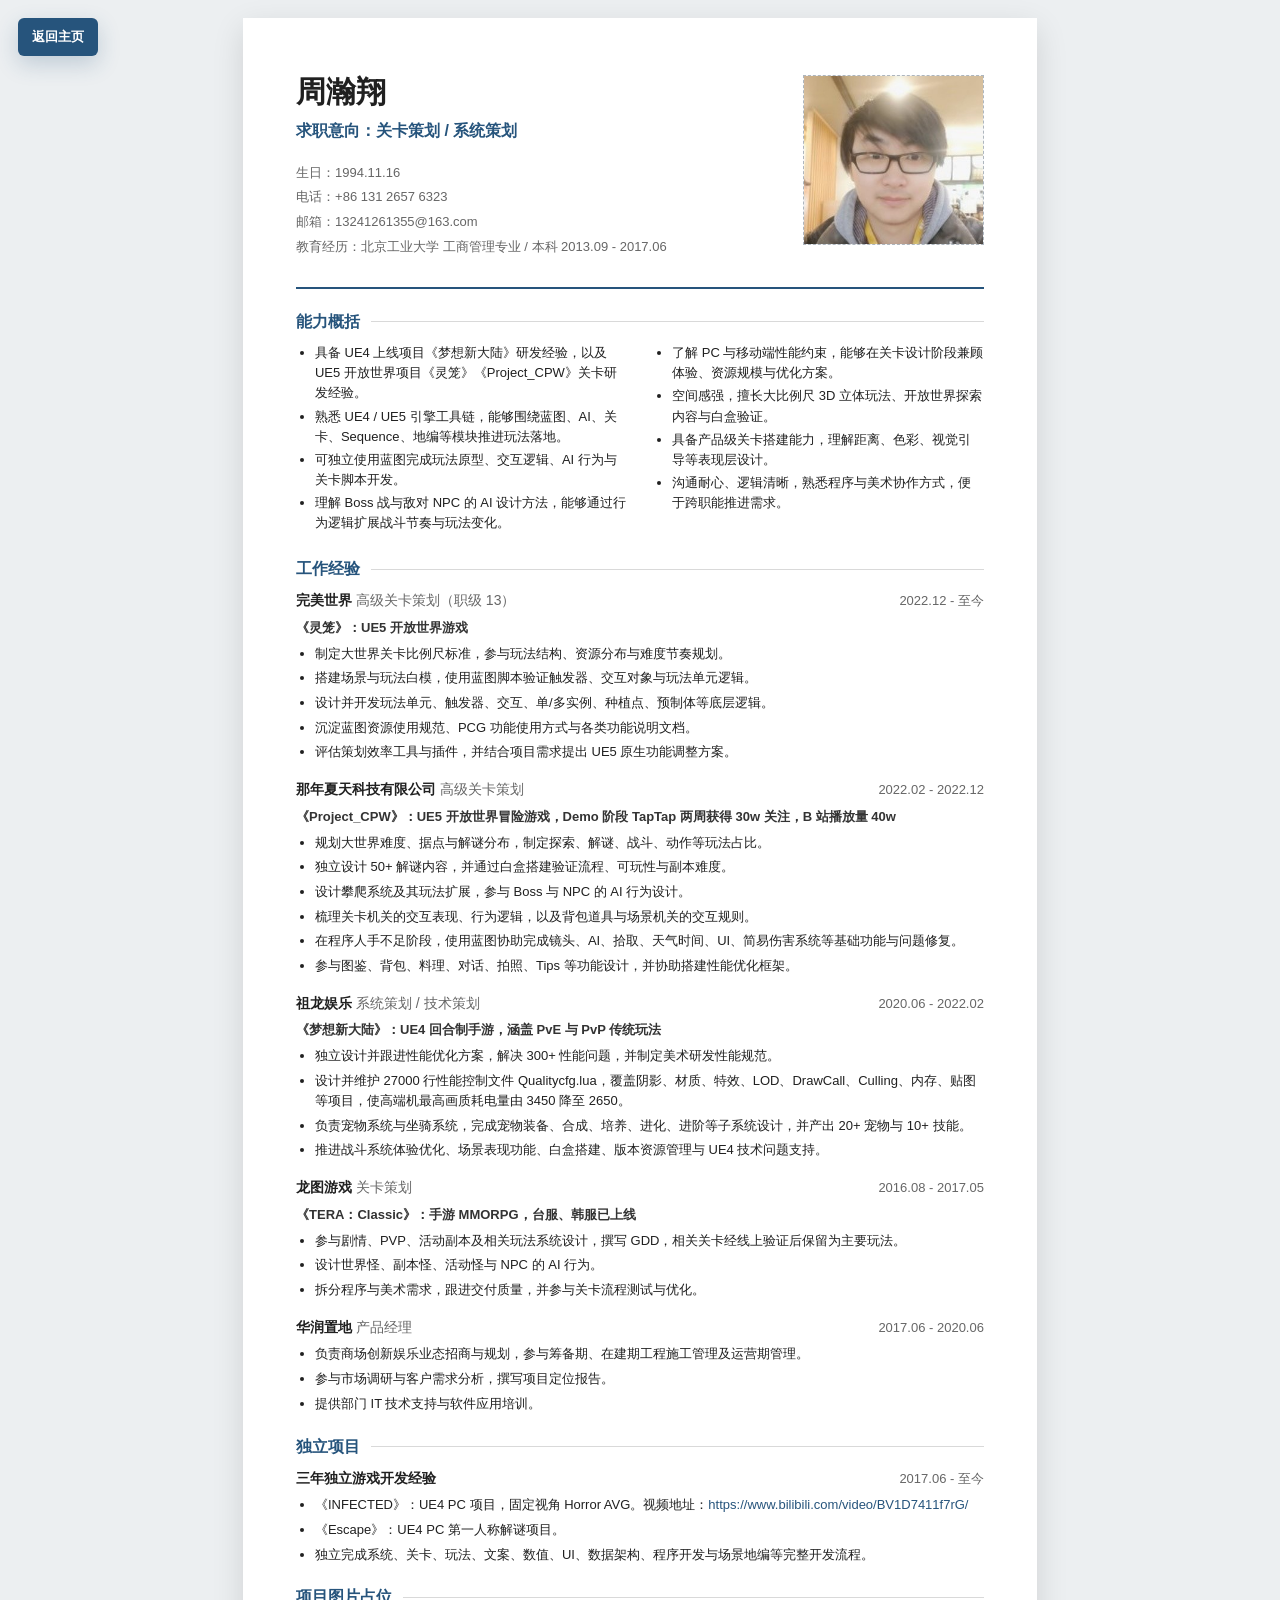
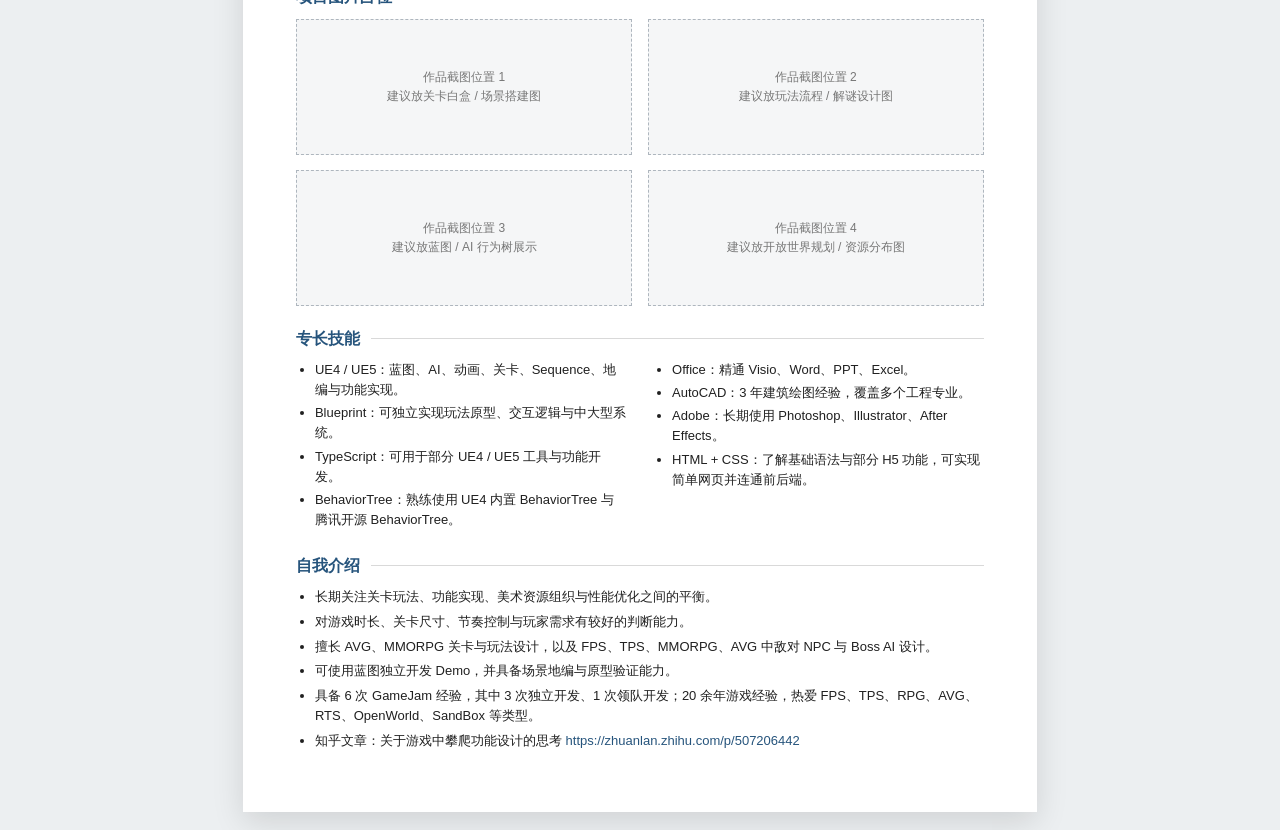
<file: resume.html>
<!DOCTYPE html>
<html lang="zh-CN">
  <head>
    <meta charset="UTF-8" />
    <meta name="viewport" content="width=device-width, initial-scale=1.0" />
    <title>周瀚翔 - 关卡策划简历</title>
    <link
      rel="icon"
      type="image/svg+xml"
      href="https://cdn.jsdelivr.net/npm/bootstrap-icons@1.11.3/icons/controller.svg"
    />
    <style>
      :root {
        --ink: #202020;
        --muted: #666;
        --line: #d9d9d9;
        --soft: #f5f6f7;
        --accent: #26547c;
      }

      * {
        box-sizing: border-box;
      }

      body {
        margin: 0;
        color: var(--ink);
        background: #eceff1;
        font-family: "Microsoft YaHei", "PingFang SC", "Noto Sans CJK SC", Arial,
          sans-serif;
        font-size: 13px;
        line-height: 1.55;
      }

      .page {
        width: 210mm;
        min-height: 297mm;
        margin: 18px auto;
        padding: 15mm 14mm;
        background: #fff;
        box-shadow: 0 10px 30px rgba(0, 0, 0, 0.12);
      }

      .header {
        display: grid;
        grid-template-columns: 1fr 48mm;
        gap: 9mm;
        align-items: start;
        padding-bottom: 8mm;
        border-bottom: 2px solid var(--accent);
      }

      h1 {
        margin: 0 0 3mm;
        font-size: 30px;
        line-height: 1.1;
        letter-spacing: 0;
      }

      .target {
        margin: 0 0 5mm;
        color: var(--accent);
        font-size: 16px;
        font-weight: 700;
      }

      .contact {
        display: grid;
        grid-template-columns: 1fr;
        gap: 1.2mm;
        color: var(--muted);
      }

      .intro-info {
        display: grid;
        grid-template-columns: max-content max-content;
        gap: 3mm 10mm;
        align-items: start;
        margin-top: 5mm;
      }

      .header-education {
        padding-left: 6mm;
        border-left: 1px solid var(--line);
      }

      .mini-title {
        margin: 0 0 1mm;
        color: var(--accent);
        font-size: 13px;
        font-weight: 700;
      }

      .mini-school {
        margin: 0;
        font-weight: 700;
      }

      .mini-detail {
        margin: 0;
        color: var(--muted);
        font-size: 12px;
        line-height: 1.45;
      }

      .photo-slot,
      .image-slot {
        display: grid;
        place-items: center;
        min-height: 40mm;
        border: 1px dashed #aeb6be;
        color: #777;
        background: var(--soft);
        text-align: center;
        font-size: 12px;
      }

      .photo-slot {
        width: 100%;
        height: 45mm;
        overflow: hidden;
      }

      .photo-slot img {
        width: 100%;
        height: 100%;
        display: block;
        object-fit: cover;
      }

      section {
        margin-top: 6mm;
        break-inside: avoid;
      }

      h2 {
        display: flex;
        align-items: center;
        gap: 3mm;
        margin: 0 0 3mm;
        color: var(--accent);
        font-size: 16px;
        line-height: 1.25;
      }

      h2::after {
        content: "";
        flex: 1;
        height: 1px;
        background: var(--line);
      }

      h3 {
        margin: 0;
        font-size: 14px;
      }

      p {
        margin: 0 0 2mm;
      }

      ul {
        margin: 0;
        padding-left: 5mm;
      }

      li {
        margin: 0 0 1.2mm;
      }

      a {
        color: var(--accent);
        text-decoration: none;
      }

      .home-link {
        position: fixed;
        top: 18px;
        left: 18px;
        z-index: 20;
        display: inline-flex;
        align-items: center;
        justify-content: center;
        min-height: 38px;
        padding: 0 14px;
        color: #fff;
        background: var(--accent);
        border-radius: 6px;
        box-shadow: 0 8px 22px rgba(38, 84, 124, 0.22);
        font-weight: 700;
      }

      .home-link:hover {
        background: #173f63;
      }

      .meta,
      .date {
        color: var(--muted);
      }

      .summary-grid {
        display: grid;
        grid-template-columns: repeat(2, 1fr);
        gap: 2mm 7mm;
      }

      .timeline-item {
        margin-bottom: 4.5mm;
        break-inside: avoid;
      }

      .timeline-head {
        display: grid;
        grid-template-columns: 1fr max-content;
        gap: 5mm;
        align-items: baseline;
        margin-bottom: 1.5mm;
      }

      .role {
        color: var(--muted);
        font-weight: 400;
      }

      .project {
        margin: 1.5mm 0 1.5mm;
        color: #333;
        font-weight: 700;
      }

      .skills {
        display: grid;
        grid-template-columns: repeat(2, 1fr);
        gap: 2mm 7mm;
      }

      .portfolio {
        display: grid;
        grid-template-columns: repeat(2, 1fr);
        gap: 4mm;
      }

      .image-slot {
        min-height: 36mm;
        padding: 4mm;
      }

      .compact-list li {
        margin-bottom: 0.8mm;
      }

      @page {
        size: A4;
        margin: 12mm;
      }

      @media print {
        body {
          background: #fff;
          font-size: 11.5px;
        }

        .page {
          width: auto;
          min-height: auto;
          margin: 0;
          padding: 0;
          box-shadow: none;
        }

        section {
          margin-top: 4mm;
        }

        .timeline-item,
        section,
        .image-slot {
          break-inside: avoid;
          page-break-inside: avoid;
        }

        a {
          color: inherit;
        }

        .home-link {
          display: none;
        }
      }

      @media (max-width: 760px) {
        .home-link {
          top: 10px;
          left: 10px;
        }

        .page {
          width: 100%;
          min-height: auto;
          margin: 0;
          padding: 18px;
        }

        .header,
        .timeline-head,
        .summary-grid,
        .skills,
        .portfolio {
          grid-template-columns: 1fr;
        }

        .photo-slot {
          width: 100%;
          height: 180px;
        }

        .intro-info {
          grid-template-columns: 1fr;
          gap: 12px;
        }

        .header-education {
          padding-left: 0;
          border-left: 0;
          padding-top: 12px;
          border-top: 1px solid var(--line);
        }
      }
    </style>
  </head>
  <body>
    <a class="home-link" href="index.html" aria-label="返回我的主页">返回主页</a>
    <main class="page">
      <header class="header">
        <div>
          <h1>周瀚翔</h1>
          <p class="target">求职意向：关卡策划 / 系统策划</p>
          <div class="intro-info">
            <div class="contact">
              <span>生日：1994.11.16</span>
              <span>电话：+86 131 2657 6323</span>
              <span>邮箱：13241261355@163.com</span>
              <span>教育经历：北京工业大学 工商管理专业 / 本科 2013.09 - 2017.06</span>
            </div>
          </div>
        </div>
        <div class="photo-slot">
          <img src="assets/myIcon.jpg" alt="周瀚翔个人照片" />
        </div>
      </header>

      <section>
        <h2>能力概括</h2>
        <div class="summary-grid">
          <ul class="compact-list">
            <li>具备 UE4 上线项目《梦想新大陆》研发经验，以及 UE5 开放世界项目《灵笼》《Project_CPW》关卡研发经验。</li>
            <li>熟悉 UE4 / UE5 引擎工具链，能够围绕蓝图、AI、关卡、Sequence、地编等模块推进玩法落地。</li>
            <li>可独立使用蓝图完成玩法原型、交互逻辑、AI 行为与关卡脚本开发。</li>
            <li>理解 Boss 战与敌对 NPC 的 AI 设计方法，能够通过行为逻辑扩展战斗节奏与玩法变化。</li>
          </ul>
          <ul class="compact-list">
            <li>了解 PC 与移动端性能约束，能够在关卡设计阶段兼顾体验、资源规模与优化方案。</li>
            <li>空间感强，擅长大比例尺 3D 立体玩法、开放世界探索内容与白盒验证。</li>
            <li>具备产品级关卡搭建能力，理解距离、色彩、视觉引导等表现层设计。</li>
            <li>沟通耐心、逻辑清晰，熟悉程序与美术协作方式，便于跨职能推进需求。</li>
          </ul>
        </div>
      </section>

      <section>
        <h2>工作经验</h2>

        <article class="timeline-item">
          <div class="timeline-head">
            <h3>完美世界 <span class="role">高级关卡策划（职级 13）</span></h3>
            <span class="date">2022.12 - 至今</span>
          </div>
          <p class="project">《灵笼》：UE5 开放世界游戏</p>
          <ul>
            <li>制定大世界关卡比例尺标准，参与玩法结构、资源分布与难度节奏规划。</li>
            <li>搭建场景与玩法白模，使用蓝图脚本验证触发器、交互对象与玩法单元逻辑。</li>
            <li>设计并开发玩法单元、触发器、交互、单/多实例、种植点、预制体等底层逻辑。</li>
            <li>沉淀蓝图资源使用规范、PCG 功能使用方式与各类功能说明文档。</li>
            <li>评估策划效率工具与插件，并结合项目需求提出 UE5 原生功能调整方案。</li>
          </ul>
        </article>

        <article class="timeline-item">
          <div class="timeline-head">
            <h3>那年夏天科技有限公司 <span class="role">高级关卡策划</span></h3>
            <span class="date">2022.02 - 2022.12</span>
          </div>
          <p class="project">《Project_CPW》：UE5 开放世界冒险游戏，Demo 阶段 TapTap 两周获得 30w 关注，B 站播放量 40w</p>
          <ul>
            <li>规划大世界难度、据点与解谜分布，制定探索、解谜、战斗、动作等玩法占比。</li>
            <li>独立设计 50+ 解谜内容，并通过白盒搭建验证流程、可玩性与副本难度。</li>
            <li>设计攀爬系统及其玩法扩展，参与 Boss 与 NPC 的 AI 行为设计。</li>
            <li>梳理关卡机关的交互表现、行为逻辑，以及背包道具与场景机关的交互规则。</li>
            <li>在程序人手不足阶段，使用蓝图协助完成镜头、AI、拾取、天气时间、UI、简易伤害系统等基础功能与问题修复。</li>
            <li>参与图鉴、背包、料理、对话、拍照、Tips 等功能设计，并协助搭建性能优化框架。</li>
          </ul>
        </article>

        <article class="timeline-item">
          <div class="timeline-head">
            <h3>祖龙娱乐 <span class="role">系统策划 / 技术策划</span></h3>
            <span class="date">2020.06 - 2022.02</span>
          </div>
          <p class="project">《梦想新大陆》：UE4 回合制手游，涵盖 PvE 与 PvP 传统玩法</p>
          <ul>
            <li>独立设计并跟进性能优化方案，解决 300+ 性能问题，并制定美术研发性能规范。</li>
            <li>设计并维护 27000 行性能控制文件 Qualitycfg.lua，覆盖阴影、材质、特效、LOD、DrawCall、Culling、内存、贴图等项目，使高端机最高画质耗电量由 3450 降至 2650。</li>
            <li>负责宠物系统与坐骑系统，完成宠物装备、合成、培养、进化、进阶等子系统设计，并产出 20+ 宠物与 10+ 技能。</li>
            <li>推进战斗系统体验优化、场景表现功能、白盒搭建、版本资源管理与 UE4 技术问题支持。</li>
          </ul>
        </article>

        <article class="timeline-item">
          <div class="timeline-head">
            <h3>龙图游戏 <span class="role">关卡策划</span></h3>
            <span class="date">2016.08 - 2017.05</span>
          </div>
          <p class="project">《TERA：Classic》：手游 MMORPG，台服、韩服已上线</p>
          <ul>
            <li>参与剧情、PVP、活动副本及相关玩法系统设计，撰写 GDD，相关关卡经线上验证后保留为主要玩法。</li>
            <li>设计世界怪、副本怪、活动怪与 NPC 的 AI 行为。</li>
            <li>拆分程序与美术需求，跟进交付质量，并参与关卡流程测试与优化。</li>
          </ul>
        </article>

        <article class="timeline-item">
          <div class="timeline-head">
            <h3>华润置地 <span class="role">产品经理</span></h3>
            <span class="date">2017.06 - 2020.06</span>
          </div>
          <ul>
            <li>负责商场创新娱乐业态招商与规划，参与筹备期、在建期工程施工管理及运营期管理。</li>
            <li>参与市场调研与客户需求分析，撰写项目定位报告。</li>
            <li>提供部门 IT 技术支持与软件应用培训。</li>
          </ul>
        </article>
      </section>

      <section>
        <h2>独立项目</h2>
        <div class="timeline-item">
          <div class="timeline-head">
            <h3>三年独立游戏开发经验</h3>
            <span class="date">2017.06 - 至今</span>
          </div>
          <ul>
            <li>《INFECTED》：UE4 PC 项目，固定视角 Horror AVG。视频地址：<a href="https://www.bilibili.com/video/BV1D7411f7rG/">https://www.bilibili.com/video/BV1D7411f7rG/</a></li>
            <li>《Escape》：UE4 PC 第一人称解谜项目。</li>
            <li>独立完成系统、关卡、玩法、文案、数值、UI、数据架构、程序开发与场景地编等完整开发流程。</li>
          </ul>
        </div>
      </section>

      <section>
        <h2>项目图片占位</h2>
        <div class="portfolio">
          <div class="image-slot">作品截图位置 1<br />建议放关卡白盒 / 场景搭建图</div>
          <div class="image-slot">作品截图位置 2<br />建议放玩法流程 / 解谜设计图</div>
          <div class="image-slot">作品截图位置 3<br />建议放蓝图 / AI 行为树展示</div>
          <div class="image-slot">作品截图位置 4<br />建议放开放世界规划 / 资源分布图</div>
        </div>
      </section>

      <section>
        <h2>专长技能</h2>
        <div class="skills">
          <ul class="compact-list">
            <li>UE4 / UE5：蓝图、AI、动画、关卡、Sequence、地编与功能实现。</li>
            <li>Blueprint：可独立实现玩法原型、交互逻辑与中大型系统。</li>
            <li>TypeScript：可用于部分 UE4 / UE5 工具与功能开发。</li>
            <li>BehaviorTree：熟练使用 UE4 内置 BehaviorTree 与腾讯开源 BehaviorTree。</li>
          </ul>
          <ul class="compact-list">
            <li>Office：精通 Visio、Word、PPT、Excel。</li>
            <li>AutoCAD：3 年建筑绘图经验，覆盖多个工程专业。</li>
            <li>Adobe：长期使用 Photoshop、Illustrator、After Effects。</li>
            <li>HTML + CSS：了解基础语法与部分 H5 功能，可实现简单网页并连通前后端。</li>
          </ul>
        </div>
      </section>

      <section>
        <h2>自我介绍</h2>
        <ul>
          <li>长期关注关卡玩法、功能实现、美术资源组织与性能优化之间的平衡。</li>
          <li>对游戏时长、关卡尺寸、节奏控制与玩家需求有较好的判断能力。</li>
          <li>擅长 AVG、MMORPG 关卡与玩法设计，以及 FPS、TPS、MMORPG、AVG 中敌对 NPC 与 Boss AI 设计。</li>
          <li>可使用蓝图独立开发 Demo，并具备场景地编与原型验证能力。</li>
          <li>具备 6 次 GameJam 经验，其中 3 次独立开发、1 次领队开发；20 余年游戏经验，热爱 FPS、TPS、RPG、AVG、RTS、OpenWorld、SandBox 等类型。</li>
          <li>知乎文章：关于游戏中攀爬功能设计的思考 <a href="https://zhuanlan.zhihu.com/p/507206442">https://zhuanlan.zhihu.com/p/507206442</a></li>
        </ul>
      </section>
    </main>
  </body>
</html>
</file>
